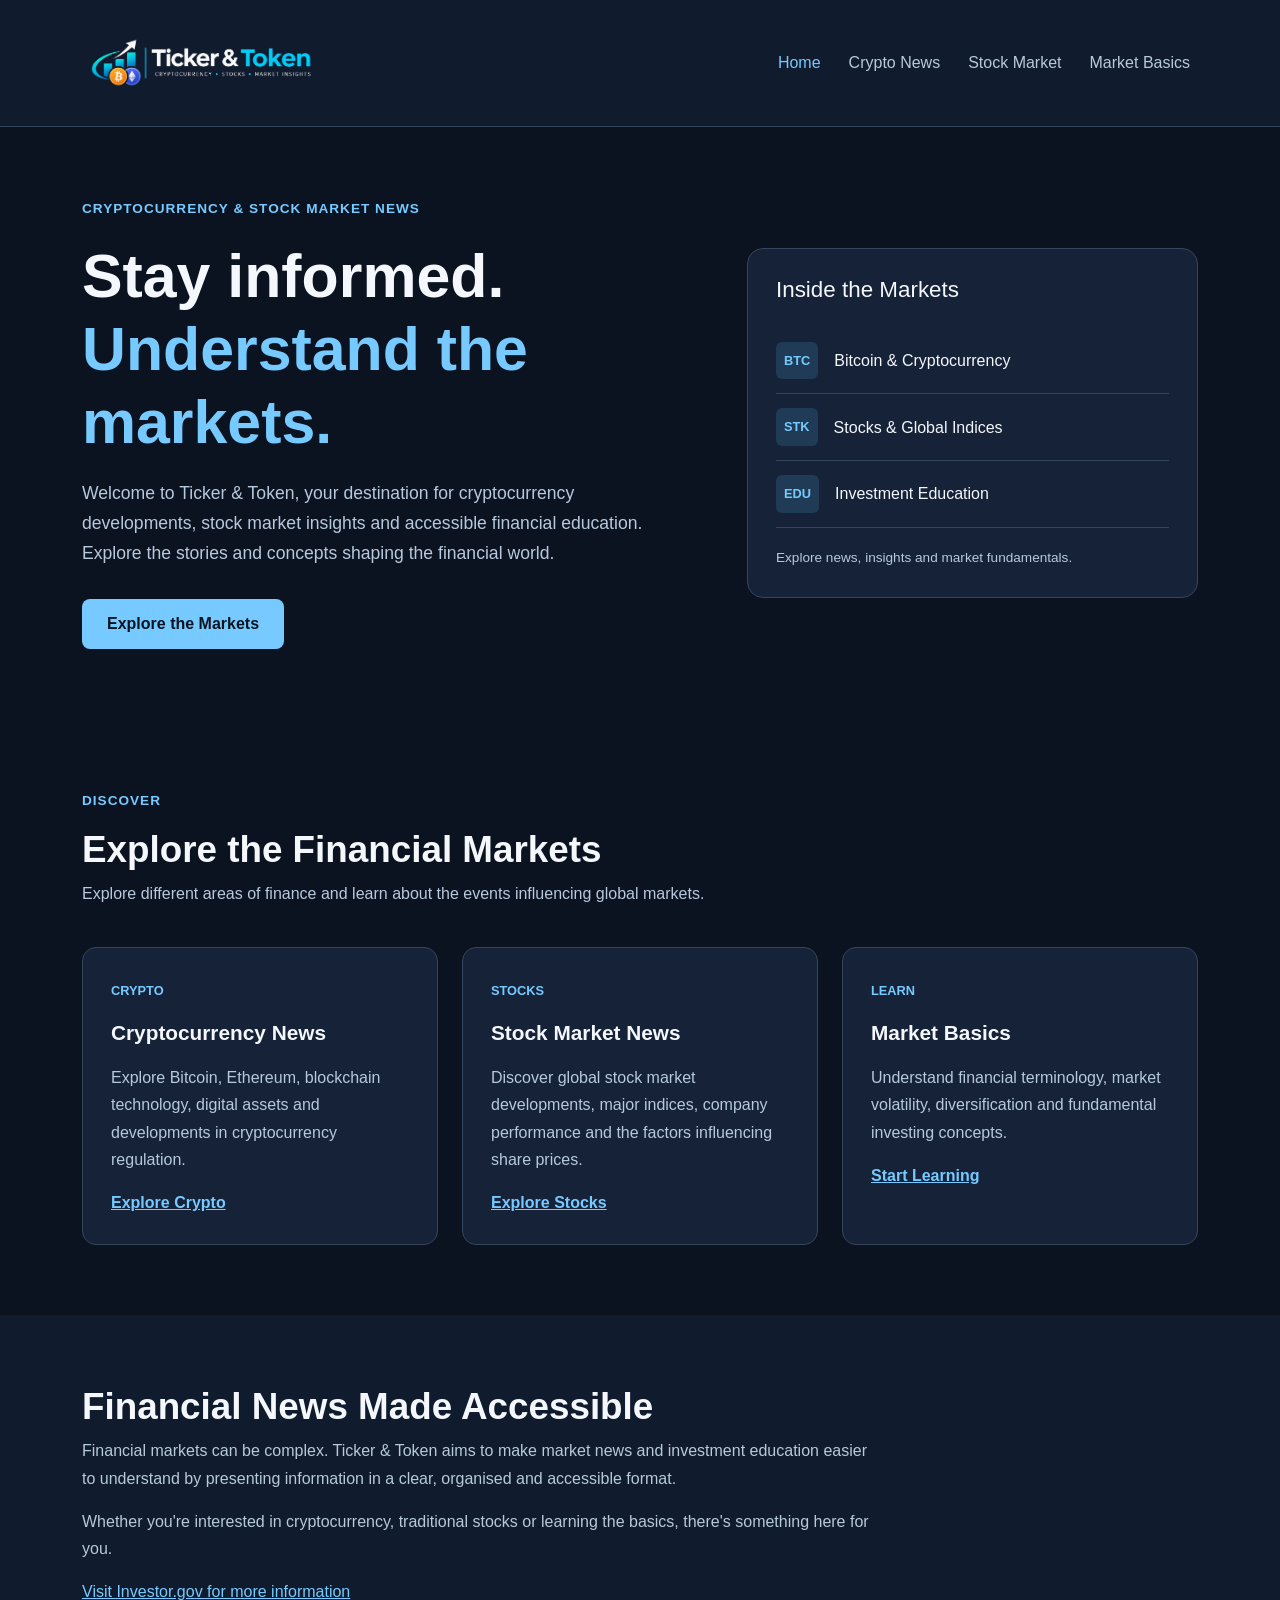
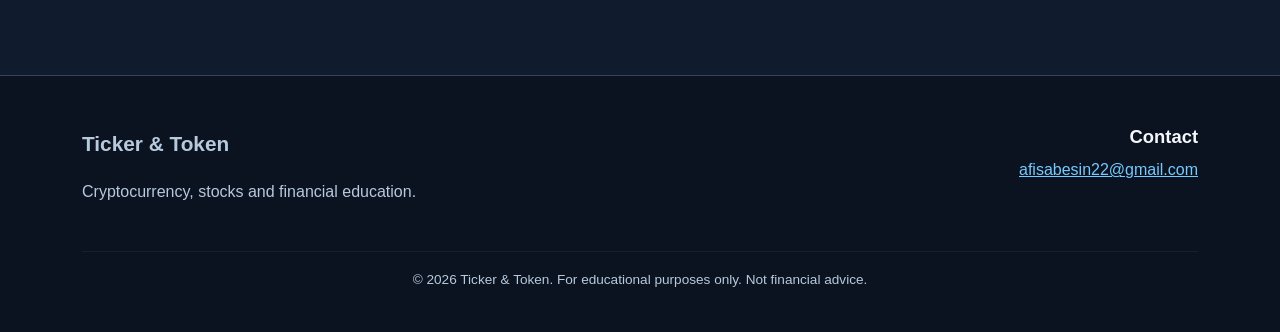
<file: index.html>
<!DOCTYPE html>
<html lang="en">

<head>
  <meta charset="UTF-8">
  <meta name="viewport"
        content="width=device-width, initial-scale=1.0">
  <meta name="description"
        content="Ticker & Token provides cryptocurrency news,
        stock market insights and beginner-friendly
        financial education.">

  <title>Home | Ticker & Token</title>

  <!-- Bootstrap CSS -->
  <link rel="stylesheet"
        href="https://cdn.jsdelivr.net/npm/bootstrap@5.3.9/dist/css/bootstrap.min.css">

  <!-- My external CSS stylesheet -->
  <link rel="stylesheet" href="css/style.css">
</head>

<body>

  <!-- Accessibility: skip directly to main content -->
  <a class="skip-link" href="#main-content">
    Skip to main content
  </a>

  <!-- Header and main navigation -->
  <header class="site-header">

    <nav class="navbar navbar-expand-lg navbar-dark"
         aria-label="Main navigation">

      <div class="container">

        <!-- Website logo -->
        
<a class="navbar-brand" href="index.html"
   aria-label="Ticker and Token homepage">
  <img src="images/logo.png"
       alt="Ticker and Token"
       class="site-logo">
</a>

        <!-- Mobile navigation toggle -->
        <button class="navbar-toggler" type="button"
                data-bs-toggle="collapse"
                data-bs-target="#mainNavigation"
                aria-controls="mainNavigation"
                aria-expanded="false"
                aria-label="Toggle navigation">
          <span class="navbar-toggler-icon"></span>
        </button>

        <!-- Navigation links -->
        <div class="collapse navbar-collapse"
             id="mainNavigation">

          <ul class="navbar-nav ms-auto">

            <li class="nav-item">
              <a class="nav-link active"
                 aria-current="page"
                 href="index.html">Home</a>
            </li>

            <li class="nav-item">
              <a class="nav-link"
                 href="crypto.html">Crypto News</a>
            </li>

            <li class="nav-item">
              <a class="nav-link"
                 href="stocks.html">Stock Market</a>
            </li>

            <li class="nav-item">
              <a class="nav-link"
                 href="learn.html">Market Basics</a>
            </li>

          </ul>
        </div>

      </div>
    </nav>

  </header>

  <!-- Main website content -->
  <main id="main-content">

    <!-- Hero section -->
    <section class="hero-section">

      <div class="container">

        <div class="row align-items-center g-4">

          <div class="col-lg-7">

            <p class="section-label">
              CRYPTOCURRENCY & STOCK MARKET NEWS
            </p>

            <h1>
              Stay informed.
              <span class="highlight-text">
                Understand the markets.
              </span>
            </h1>

            <p class="hero-description">
              Welcome to Ticker & Token, your destination
              for cryptocurrency developments, stock market
              insights and accessible financial education.
              Explore the stories and concepts shaping
              the financial world.
            </p>

            <a href="#explore" class="btn primary-btn">
              Explore the Markets
            </a>

          </div>

          <div class="col-lg-5">

            <aside class="hero-panel"
                   aria-label="Market topics overview">

              <h2>Inside the Markets</h2>

              <div class="market-row">
                <span>BTC</span>
                <p>Bitcoin & Cryptocurrency</p>
              </div>

              <div class="market-row">
                <span>STK</span>
                <p>Stocks & Global Indices</p>
              </div>

              <div class="market-row">
                <span>EDU</span>
                <p>Investment Education</p>
              </div>

              <p class="panel-note">
                Explore news, insights and market fundamentals.
              </p>

            </aside>

          </div>

        </div>
      </div>

    </section>

    <!-- Market category cards -->
    <section id="explore" class="content-section">

      <div class="container">

        <p class="section-label">DISCOVER</p>
        <h2>Explore the Financial Markets</h2>

        <p class="section-intro">
          Explore different areas of finance and learn
          about the events influencing global markets.
        </p>

        <div class="row g-4 mt-2">

          <!-- Cryptocurrency card -->
          <div class="col-md-6 col-lg-4">

            <article class="news-card">
              <span class="card-category">CRYPTO</span>

              <h3>Cryptocurrency News</h3>

              <p>
                Explore Bitcoin, Ethereum, blockchain
                technology, digital assets and developments
                in cryptocurrency regulation.
              </p>

              <a href="crypto.html">
                Explore Crypto
              </a>
            </article>

          </div>

          <!-- Stock market card -->
          <div class="col-md-6 col-lg-4">

            <article class="news-card">
              <span class="card-category">STOCKS</span>

              <h3>Stock Market News</h3>

              <p>
                Discover global stock market developments,
                major indices, company performance and
                the factors influencing share prices.
              </p>

              <a href="stocks.html">
                Explore Stocks
              </a>
            </article>

          </div>

          <!-- Learning resources card -->
          <div class="col-md-6 col-lg-4">

            <article class="news-card">
              <span class="card-category">LEARN</span>

              <h3>Market Basics</h3>

              <p>
                Understand financial terminology,
                market volatility, diversification
                and fundamental investing concepts.
              </p>

              <a href="learn.html">
                Start Learning
              </a>
            </article>

          </div>

        </div>

      </div>
    </section>

    <!-- About the website -->
    <section class="about-section">

      <div class="container">

        <h2>Financial News Made Accessible</h2>

        <p>
          Financial markets can be complex. Ticker & Token
          aims to make market news and investment education
          easier to understand by presenting information
          in a clear, organised and accessible format.
        </p>

        <p>
          Whether you're interested in cryptocurrency,
          traditional stocks or learning the basics,
          there's something here for you.
        </p>

        <a href="https://www.investor.gov/"
           target="_blank"
           rel="noopener noreferrer">
          Visit Investor.gov for more information
        </a>

      </div>

    </section>

  </main>

  <!-- Footer and contact information -->
  <footer class="site-footer">

    <div class="container">

      <div class="row g-3">

        <div class="col-md-6">
          <p class="footer-brand">Ticker & Token</p>
          <p>
            Cryptocurrency, stocks and financial education.
          </p>
        </div>

        <div class="col-md-6 footer-contact">
          <h2>Contact</h2>
          <a href="mailto:yourname@example.com">
            afisabesin22@gmail.com
          </a>
        </div>

      </div>

      <hr>

      <p class="footer-bottom">
        &copy; 2026 Ticker & Token.
        For educational purposes only.
        Not financial advice.
      </p>

    </div>

  </footer>

  <!-- Bootstrap JavaScript bundle -->
  <script src="https://cdn.jsdelivr.net/npm/bootstrap@5.3.9/dist/js/bootstrap.bundle.min.js"></script>

</body>
</html>
</file>
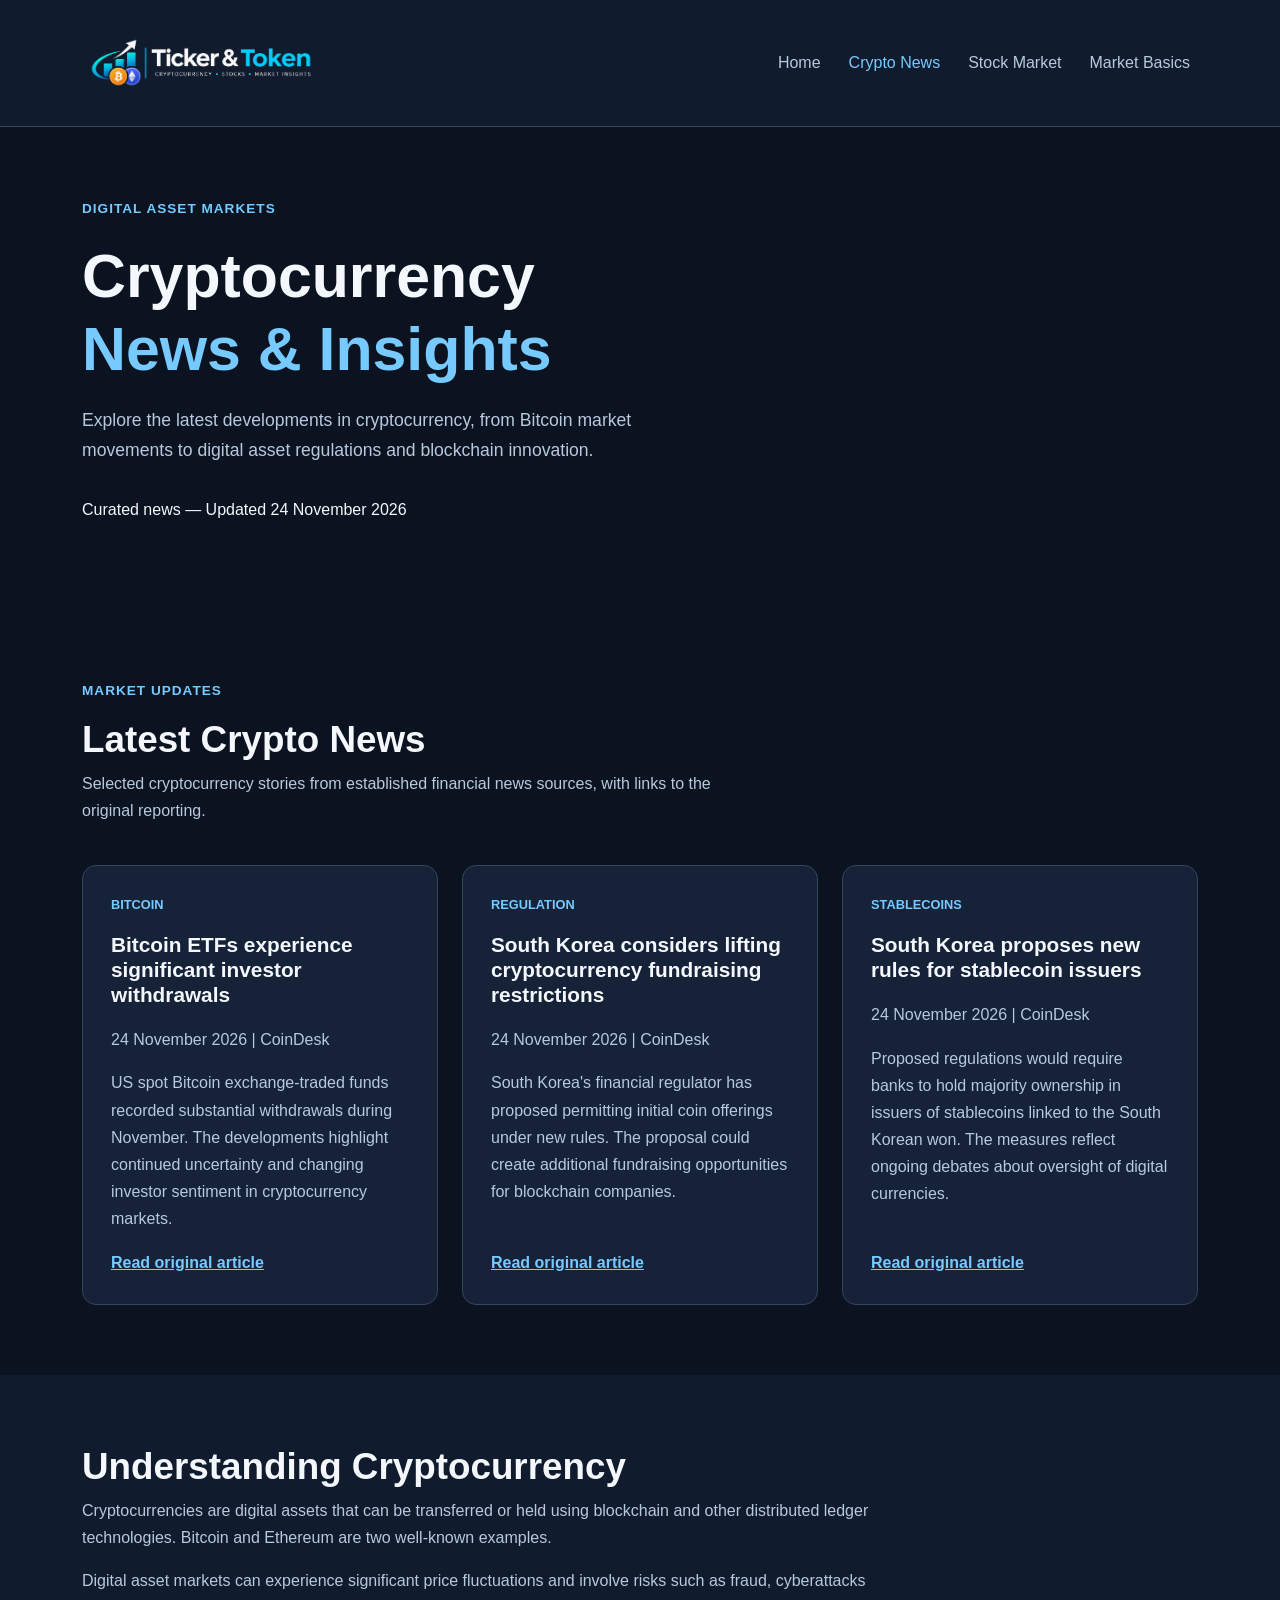
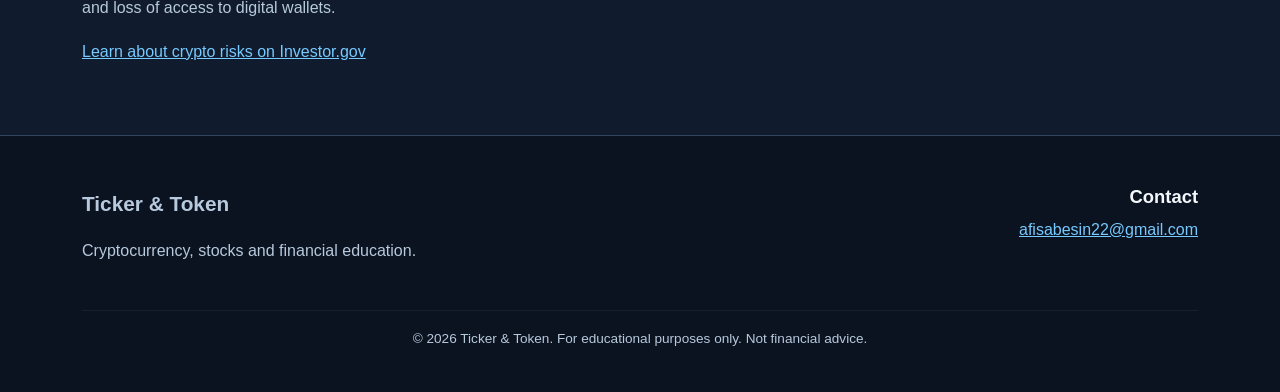
<file: crypto.html>
<!DOCTYPE html>
<html lang="en">

<head>
  <meta charset="UTF-8">
  <meta name="viewport"
        content="width=device-width, initial-scale=1.0">
  <meta name="description"
        content="Explore cryptocurrency news covering Bitcoin,
        Ethereum, regulation and digital asset markets.">

  <title>Crypto News | Ticker & Token</title>

  <!-- Bootstrap CSS -->
  <link rel="stylesheet"
        href="https://cdn.jsdelivr.net/npm/bootstrap@5.3.9/dist/css/bootstrap.min.css">

  <!-- External stylesheet -->
  <link rel="stylesheet" href="css/style.css">
</head>

<body>

  <a class="skip-link" href="#main-content">
    Skip to main content
  </a>

  <!-- Consistent website navigation -->
  <header class="site-header">
    <nav class="navbar navbar-expand-lg navbar-dark"
         aria-label="Main navigation">
      <div class="container">

<a class="navbar-brand" href="index.html"
   aria-label="Ticker and Token homepage">
  <img src="images/logo.png"
       alt="Ticker and Token"
       class="site-logo">
</a>


        <button class="navbar-toggler" type="button"
                data-bs-toggle="collapse"
                data-bs-target="#mainNavigation"
                aria-controls="mainNavigation"
                aria-expanded="false"
                aria-label="Toggle navigation">
          <span class="navbar-toggler-icon"></span>
        </button>

        <div class="collapse navbar-collapse"
             id="mainNavigation">
          <ul class="navbar-nav ms-auto">

            <li class="nav-item">
              <a class="nav-link"
                 href="index.html">Home</a>
            </li>

            <li class="nav-item">
              <a class="nav-link active"
                 aria-current="page"
                 href="crypto.html">Crypto News</a>
            </li>

            <li class="nav-item">
              <a class="nav-link"
                 href="stocks.html">Stock Market</a>
            </li>

            <li class="nav-item">
              <a class="nav-link"
                 href="learn.html">Market Basics</a>
            </li>

          </ul>
        </div>
      </div>
    </nav>
  </header>

  <main id="main-content">

    <!-- Cryptocurrency page introduction -->
    <section class="hero-section">
      <div class="container">

        <p class="section-label">DIGITAL ASSET MARKETS</p>

        <h1>
          Cryptocurrency
          <span class="highlight-text">News & Insights</span>
        </h1>

        <p class="hero-description">
          Explore the latest developments in cryptocurrency,
          from Bitcoin market movements to digital asset
          regulations and blockchain innovation.
        </p>

        <p class="update-note">
          Curated news — Updated 24 November 2026
        </p>

      </div>
    </section>

    <!-- Cryptocurrency news feed -->
    <section class="content-section"
             aria-labelledby="latest-news">

      <div class="container">

        <p class="section-label">MARKET UPDATES</p>
        <h2 id="latest-news">Latest Crypto News</h2>

        <p class="section-intro">
          Selected cryptocurrency stories from established
          financial news sources, with links to the
          original reporting.
        </p>

        <div class="row g-4 mt-2">

          <!-- Article 1: Bitcoin market -->
          <div class="col-md-6 col-lg-4">

            <article class="news-card d-flex flex-column">

              <span class="card-category">BITCOIN</span>

              <h3>
                Bitcoin ETFs experience significant
                investor withdrawals
              </h3>

              <p class="article-meta">
                <time datetime="2026-11-24">
                  24 November 2026
                </time>
                | CoinDesk
              </p>

              <p>
                US spot Bitcoin exchange-traded funds
                recorded substantial withdrawals during
                November. The developments highlight
                continued uncertainty and changing
                investor sentiment in cryptocurrency
                markets.
              </p>

              <a class="mt-auto"
                 href="https://www.coindesk.com/daybook-us/2026/11/24/bitcoin-drops-as-november-spot-etf-outflows-increase-to-record-usd4-71-billion"
                 target="_blank"
                 rel="noopener noreferrer">
                Read original article
              </a>

            </article>
          </div>

          <!-- Article 2: Cryptocurrency regulation -->
          <div class="col-md-6 col-lg-4">

            <article class="news-card d-flex flex-column">

              <span class="card-category">REGULATION</span>

              <h3>
                South Korea considers lifting
                cryptocurrency fundraising restrictions
              </h3>

              <p class="article-meta">
                <time datetime="2026-11-24">
                  24 November 2026
                </time>
                | CoinDesk
              </p>

              <p>
                South Korea's financial regulator has
                proposed permitting initial coin
                offerings under new rules. The proposal
                could create additional fundraising
                opportunities for blockchain companies.
              </p>

              <a class="mt-auto"
                 href="https://www.coindesk.com/policy/2026/11/24/south-korea-proposes-ending-2017-ico-ban-to-boost-jobs-and-onshore-crypto-investment"
                 target="_blank"
                 rel="noopener noreferrer">
                Read original article
              </a>

            </article>
          </div>

          <!-- Article 3: Stablecoins -->
          <div class="col-md-6 col-lg-4">

            <article class="news-card d-flex flex-column">

              <span class="card-category">STABLECOINS</span>

              <h3>
                South Korea proposes new rules
                for stablecoin issuers
              </h3>

              <p class="article-meta">
                <time datetime="2026-11-24">
                  24 November 2026
                </time>
                | CoinDesk
              </p>

              <p>
                Proposed regulations would require
                banks to hold majority ownership in
                issuers of stablecoins linked to the
                South Korean won. The measures reflect
                ongoing debates about oversight of
                digital currencies.
              </p>

              <a class="mt-auto"
                 href="https://www.coindesk.com/policy/2026/11/24/south-korea-regulator-backs-bank-controlled-stablecoins-after-months-of-dispute"
                 target="_blank"
                 rel="noopener noreferrer">
                Read original article
              </a>

            </article>
          </div>

        </div>
      </div>
    </section>

    <!-- Educational cryptocurrency content -->
    <section class="about-section"
             aria-labelledby="crypto-basics">

      <div class="container">

        <h2 id="crypto-basics">
          Understanding Cryptocurrency
        </h2>

        <p>
          Cryptocurrencies are digital assets that can
          be transferred or held using blockchain and
          other distributed ledger technologies.
          Bitcoin and Ethereum are two well-known
          examples.
        </p>

        <p>
          Digital asset markets can experience
          significant price fluctuations and involve
          risks such as fraud, cyberattacks and loss
          of access to digital wallets.
        </p>

        <a href="https://www.investor.gov/additional-resources/spotlight/crypto-assets"
           target="_blank"
           rel="noopener noreferrer">
          Learn about crypto risks on Investor.gov
        </a>

      </div>
    </section>

  </main>

  <!-- Footer -->
  <footer class="site-footer">

    <div class="container">

      <div class="row g-3">

        <div class="col-md-6">
          <p class="footer-brand">Ticker & Token</p>
          <p>
            Cryptocurrency, stocks and financial education.
          </p>
        </div>

        <div class="col-md-6 footer-contact">
          <h2>Contact</h2>
          <a href="mailto:yourname@example.com">
            afisabesin22@gmail.com
          </a>
        </div>

      </div>

      <hr>

      <p class="footer-bottom">
        &copy; 2026 Ticker & Token.
        For educational purposes only.
        Not financial advice.
      </p>

    </div>

  </footer>

  <!-- Bootstrap JavaScript -->
  <script src="https://cdn.jsdelivr.net/npm/bootstrap@5.3.9/dist/js/bootstrap.bundle.min.js"></script>

</body>
</html>
</file>
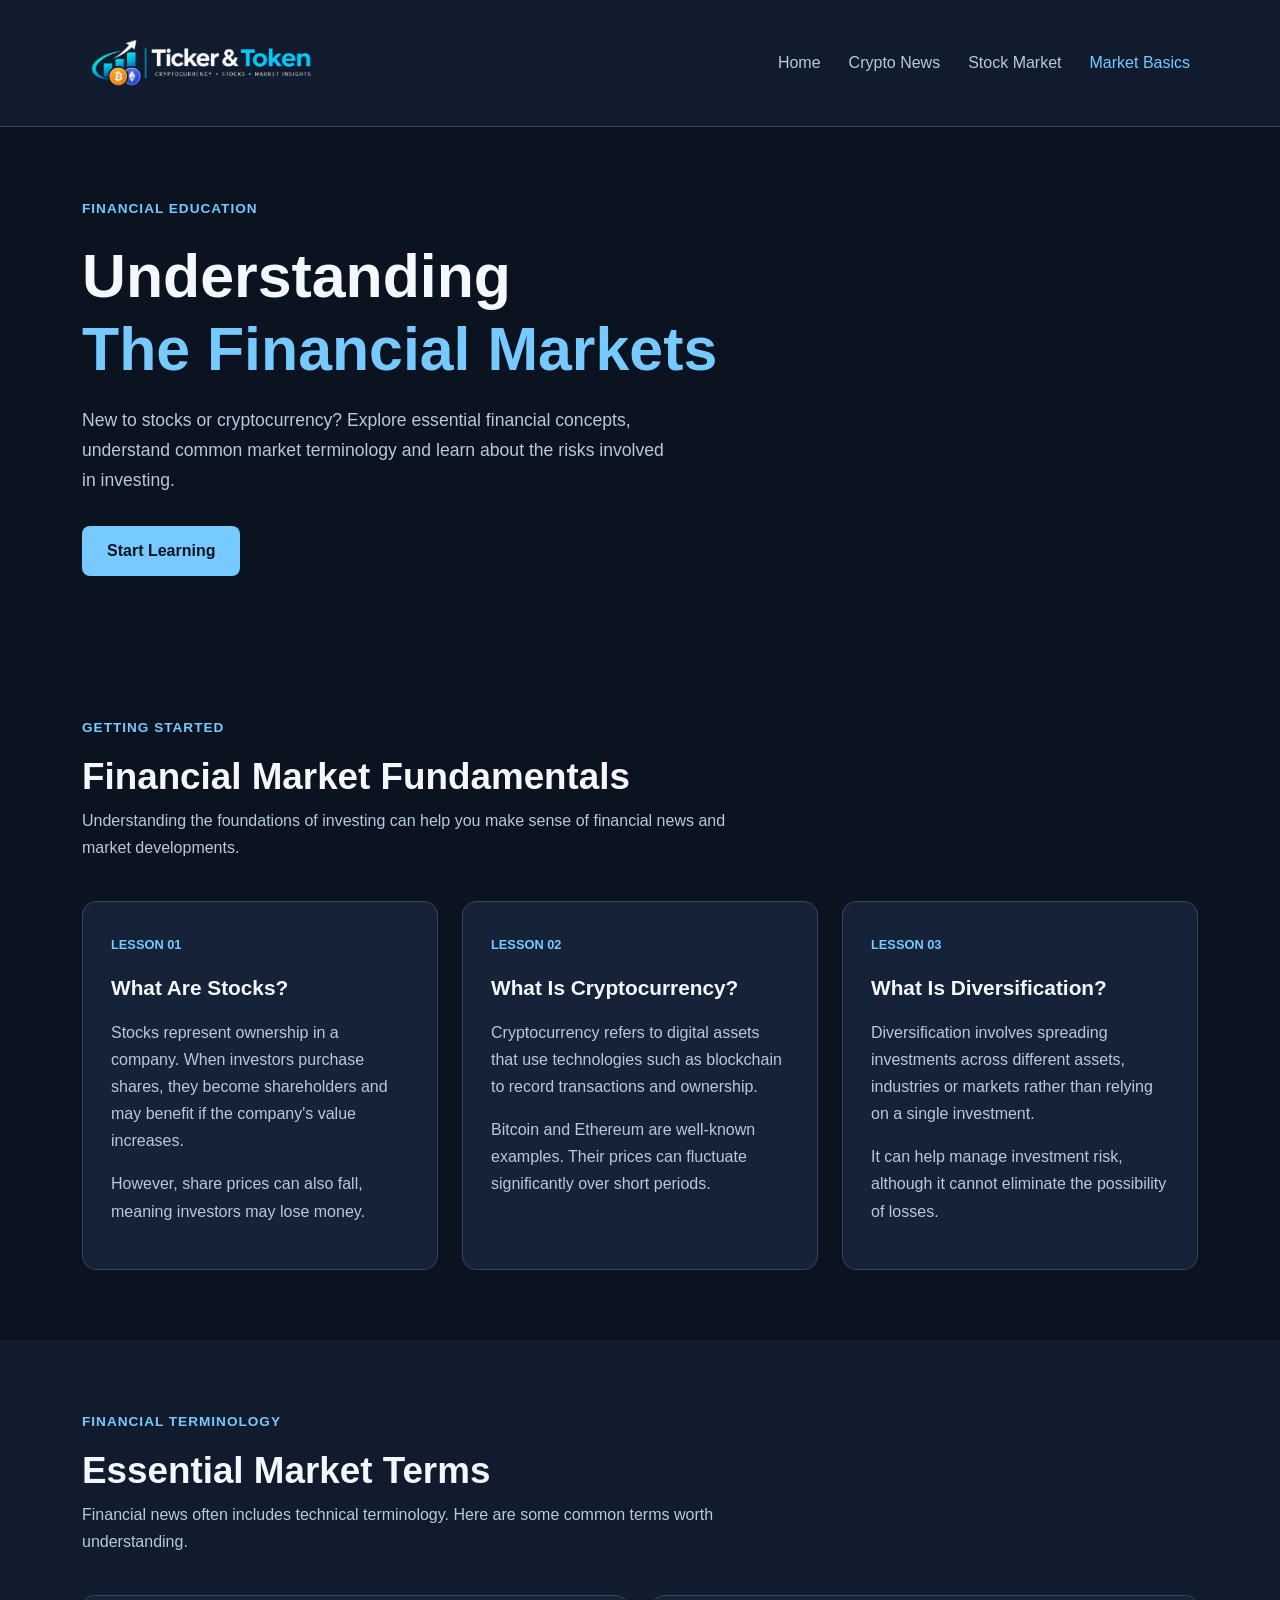
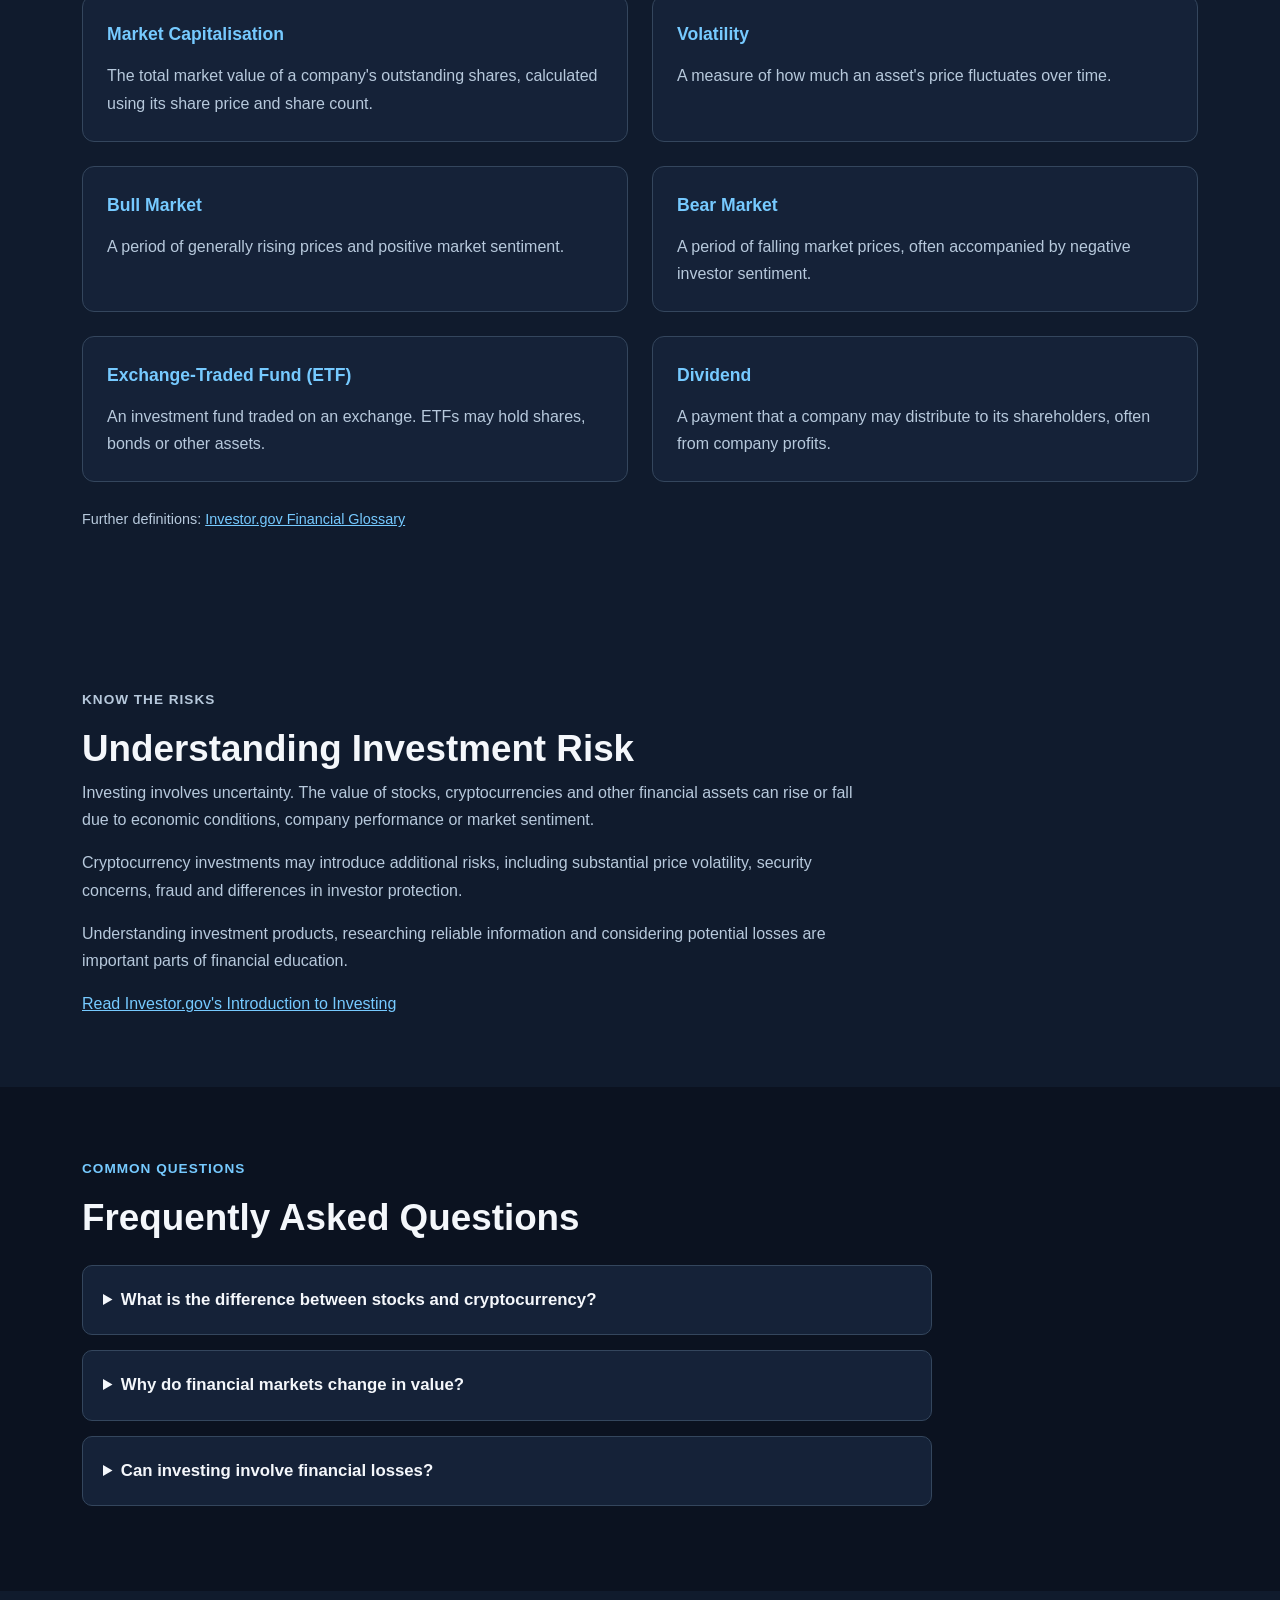
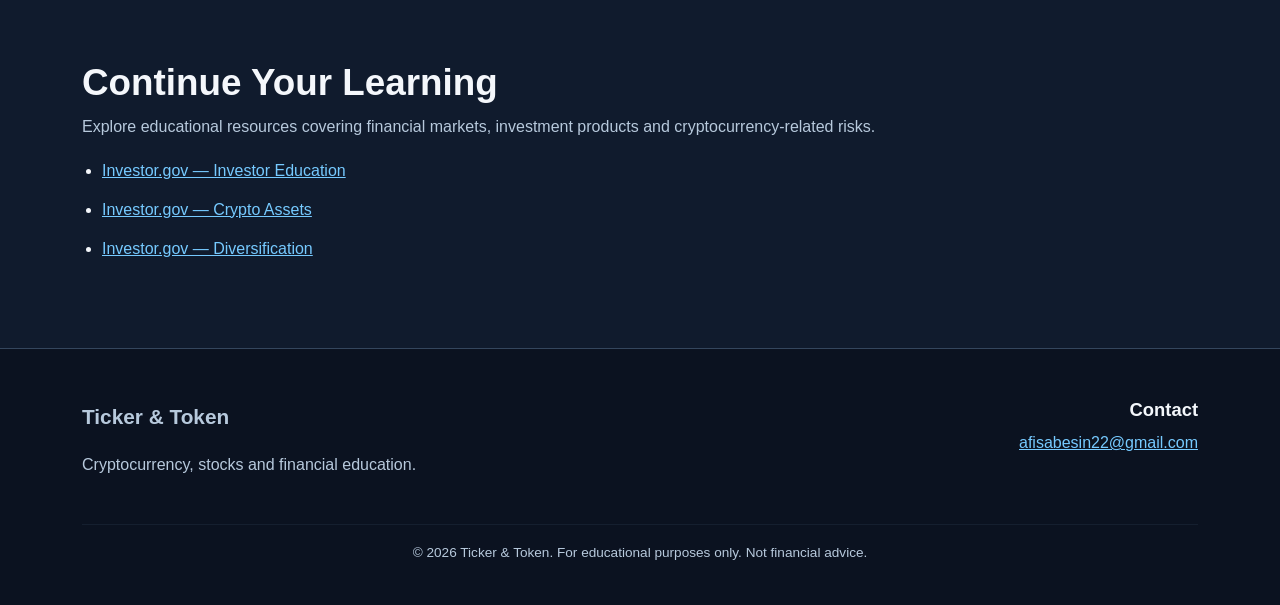
<file: learn.html>
<!DOCTYPE html>
<html lang="en">

<head>
  <meta charset="UTF-8">
  <meta name="viewport"
        content="width=device-width, initial-scale=1.0">
  <meta name="description"
        content="Learn the basics of stocks, cryptocurrency,
        investing, financial terminology and market risks.">

  <title>Market Basics | Ticker &amp; Token</title>

  <!-- Bootstrap CSS -->
  <link rel="stylesheet"
        href="https://cdn.jsdelivr.net/npm/bootstrap@5.3.9/dist/css/bootstrap.min.css">

  <!-- External stylesheet -->
  <link rel="stylesheet" href="css/style.css">
</head>

<body>

  <!-- Accessibility skip link -->
  <a class="skip-link" href="#main-content">
    Skip to main content
  </a>

  <!-- Consistent website navigation -->
  <header class="site-header">

    <nav class="navbar navbar-expand-lg navbar-dark"
         aria-label="Main navigation">

      <div class="container">

        
<a class="navbar-brand" href="index.html"
   aria-label="Ticker and Token homepage">
  <img src="images/logo.png"
       alt="Ticker and Token"
       class="site-logo">
</a>


        <button class="navbar-toggler" type="button"
                data-bs-toggle="collapse"
                data-bs-target="#mainNavigation"
                aria-controls="mainNavigation"
                aria-expanded="false"
                aria-label="Toggle navigation">
          <span class="navbar-toggler-icon"></span>
        </button>

        <div class="collapse navbar-collapse"
             id="mainNavigation">

          <ul class="navbar-nav ms-auto">

            <li class="nav-item">
              <a class="nav-link" href="index.html">
                Home
              </a>
            </li>

            <li class="nav-item">
              <a class="nav-link" href="crypto.html">
                Crypto News
              </a>
            </li>

            <li class="nav-item">
              <a class="nav-link" href="stocks.html">
                Stock Market
              </a>
            </li>

            <li class="nav-item">
              <a class="nav-link active"
                 aria-current="page"
                 href="learn.html">
                Market Basics
              </a>
            </li>

          </ul>
        </div>

      </div>
    </nav>

  </header>

  <main id="main-content">

    <!-- Educational page introduction -->
    <section class="hero-section">

      <div class="container">

        <p class="section-label">
          FINANCIAL EDUCATION
        </p>

        <h1>
          Understanding
          <span class="highlight-text">
            The Financial Markets
          </span>
        </h1>

        <p class="hero-description">
          New to stocks or cryptocurrency?
          Explore essential financial concepts,
          understand common market terminology
          and learn about the risks involved
          in investing.
        </p>

        <a href="#getting-started"
           class="btn primary-btn">
          Start Learning
        </a>

      </div>
    </section>

    <!-- Three financial education topics -->
    <section id="getting-started"
             class="content-section"
             aria-labelledby="basics-heading">

      <div class="container">

        <p class="section-label">GETTING STARTED</p>

        <h2 id="basics-heading">
          Financial Market Fundamentals
        </h2>

        <p class="section-intro">
          Understanding the foundations of investing
          can help you make sense of financial news
          and market developments.
        </p>

        <div class="row g-4 mt-2">

          <!-- Stocks explanation -->
          <div class="col-md-6 col-lg-4">

            <article class="news-card">

              <span class="card-category">
                LESSON 01
              </span>

              <h3>What Are Stocks?</h3>

              <p>
                Stocks represent ownership in a company.
                When investors purchase shares, they
                become shareholders and may benefit
                if the company's value increases.
              </p>

              <p>
                However, share prices can also fall,
                meaning investors may lose money.
              </p>

            </article>
          </div>

          <!-- Cryptocurrency explanation -->
          <div class="col-md-6 col-lg-4">

            <article class="news-card">

              <span class="card-category">
                LESSON 02
              </span>

              <h3>What Is Cryptocurrency?</h3>

              <p>
                Cryptocurrency refers to digital assets
                that use technologies such as blockchain
                to record transactions and ownership.
              </p>

              <p>
                Bitcoin and Ethereum are well-known
                examples. Their prices can fluctuate
                significantly over short periods.
              </p>

            </article>
          </div>

          <!-- Diversification explanation -->
          <div class="col-md-6 col-lg-4">

            <article class="news-card">

              <span class="card-category">
                LESSON 03
              </span>

              <h3>What Is Diversification?</h3>

              <p>
                Diversification involves spreading
                investments across different assets,
                industries or markets rather than
                relying on a single investment.
              </p>

              <p>
                It can help manage investment risk,
                although it cannot eliminate the
                possibility of losses.
              </p>

            </article>
          </div>

        </div>
      </div>
    </section>

    <!-- Financial terminology glossary -->
    <section class="content-section glossary-section"
             aria-labelledby="glossary-heading">

      <div class="container">

        <p class="section-label">FINANCIAL TERMINOLOGY</p>

        <h2 id="glossary-heading">
          Essential Market Terms
        </h2>

        <p class="section-intro">
          Financial news often includes technical
          terminology. Here are some common terms
          worth understanding.
        </p>

        <dl class="row g-4 mt-3">

          <div class="col-md-6">
            <div class="glossary-item">
              <dt>Market Capitalisation</dt>
              <dd>
                The total market value of a company's
                outstanding shares, calculated using
                its share price and share count.
              </dd>
            </div>
          </div>

          <div class="col-md-6">
            <div class="glossary-item">
              <dt>Volatility</dt>
              <dd>
                A measure of how much an asset's
                price fluctuates over time.
              </dd>
            </div>
          </div>

          <div class="col-md-6">
            <div class="glossary-item">
              <dt>Bull Market</dt>
              <dd>
                A period of generally rising prices
                and positive market sentiment.
              </dd>
            </div>
          </div>

          <div class="col-md-6">
            <div class="glossary-item">
              <dt>Bear Market</dt>
              <dd>
                A period of falling market prices,
                often accompanied by negative
                investor sentiment.
              </dd>
            </div>
          </div>

          <div class="col-md-6">
            <div class="glossary-item">
              <dt>Exchange-Traded Fund (ETF)</dt>
              <dd>
                An investment fund traded on an
                exchange. ETFs may hold shares,
                bonds or other assets.
              </dd>
            </div>
          </div>

          <div class="col-md-6">
            <div class="glossary-item">
              <dt>Dividend</dt>
              <dd>
                A payment that a company may
                distribute to its shareholders,
                often from company profits.
              </dd>
            </div>
          </div>

        </dl>

        <p class="glossary-source">
          Further definitions:
          <a href="https://www.investor.gov/introduction-investing/investing-basics/glossary"
             target="_blank"
             rel="noopener noreferrer">
            Investor.gov Financial Glossary
          </a>
        </p>

      </div>
    </section>

    <!-- Understanding investment risks -->
    <section class="about-section"
             aria-labelledby="risks-heading">

      <div class="container">

        <p class="section-label">
          KNOW THE RISKS
        </p>

        <h2 id="risks-heading">
          Understanding Investment Risk
        </h2>

        <p>
          Investing involves uncertainty. The value
          of stocks, cryptocurrencies and other
          financial assets can rise or fall due
          to economic conditions, company
          performance or market sentiment.
        </p>

        <p>
          Cryptocurrency investments may introduce
          additional risks, including substantial
          price volatility, security concerns,
          fraud and differences in investor protection.
        </p>

        <p>
          Understanding investment products,
          researching reliable information
          and considering potential losses are
          important parts of financial education.
        </p>

        <a href="https://www.investor.gov/introduction-investing"
           target="_blank"
           rel="noopener noreferrer">
          Read Investor.gov's Introduction to Investing
        </a>

      </div>
    </section>

    <!-- Frequently asked questions -->
    <section class="content-section"
             aria-labelledby="faq-heading">

      <div class="container">

        <p class="section-label">COMMON QUESTIONS</p>

        <h2 id="faq-heading">
          Frequently Asked Questions
        </h2>

        <div class="faq-container mt-4">

          <details class="faq-item">

            <summary>
              What is the difference between
              stocks and cryptocurrency?
            </summary>

            <p>
              Stocks represent ownership interests
              in companies. Cryptocurrencies are
              digital assets whose characteristics
              and associated rights vary by asset.
            </p>

          </details>

          <details class="faq-item">

            <summary>
              Why do financial markets change in value?
            </summary>

            <p>
              Prices change as buyers and sellers
              respond to economic developments,
              company announcements, supply,
              demand and investor expectations.
            </p>

          </details>

          <details class="faq-item">

            <summary>
              Can investing involve financial losses?
            </summary>

            <p>
              Yes. Investments can lose value,
              and some can result in the loss
              of the entire amount invested.
            </p>

          </details>

        </div>

      </div>
    </section>

    <!-- Further learning resources -->
    <section class="about-section"
             aria-labelledby="resources-heading">

      <div class="container">

        <h2 id="resources-heading">
          Continue Your Learning
        </h2>

        <p>
          Explore educational resources covering
          financial markets, investment products
          and cryptocurrency-related risks.
        </p>

        <ul class="resource-links">

          <li>
            <a href="https://www.investor.gov/"
               target="_blank"
               rel="noopener noreferrer">
              Investor.gov — Investor Education
            </a>
          </li>

          <li>
            <a href="https://www.investor.gov/additional-resources/spotlight/crypto-assets"
               target="_blank"
               rel="noopener noreferrer">
              Investor.gov — Crypto Assets
            </a>
          </li>

          <li>
            <a href="https://www.investor.gov/introduction-investing/getting-started/asset-allocation"
               target="_blank"
               rel="noopener noreferrer">
              Investor.gov — Diversification
            </a>
          </li>

        </ul>

      </div>
    </section>

  </main>

  <!-- Consistent website footer -->
  <footer class="site-footer">

    <div class="container">

      <div class="row g-3">

        <div class="col-md-6">
          <p class="footer-brand">
            Ticker &amp; Token
          </p>

          <p>
            Cryptocurrency, stocks and
            financial education.
          </p>
        </div>

        <div class="col-md-6 footer-contact">

          <h2>Contact</h2>

          <a href="mailto:yourname@example.com">
            afisabesin22@gmail.com
          </a>

        </div>

      </div>

      <hr>

      <p class="footer-bottom">
        &copy; 2026 Ticker &amp; Token.
        For educational purposes only.
        Not financial advice.
      </p>

    </div>

  </footer>

  <!-- Bootstrap JavaScript -->
  <script src="https://cdn.jsdelivr.net/npm/bootstrap@5.3.9/dist/js/bootstrap.bundle.min.js"></script>

</body>
</html>
</file>
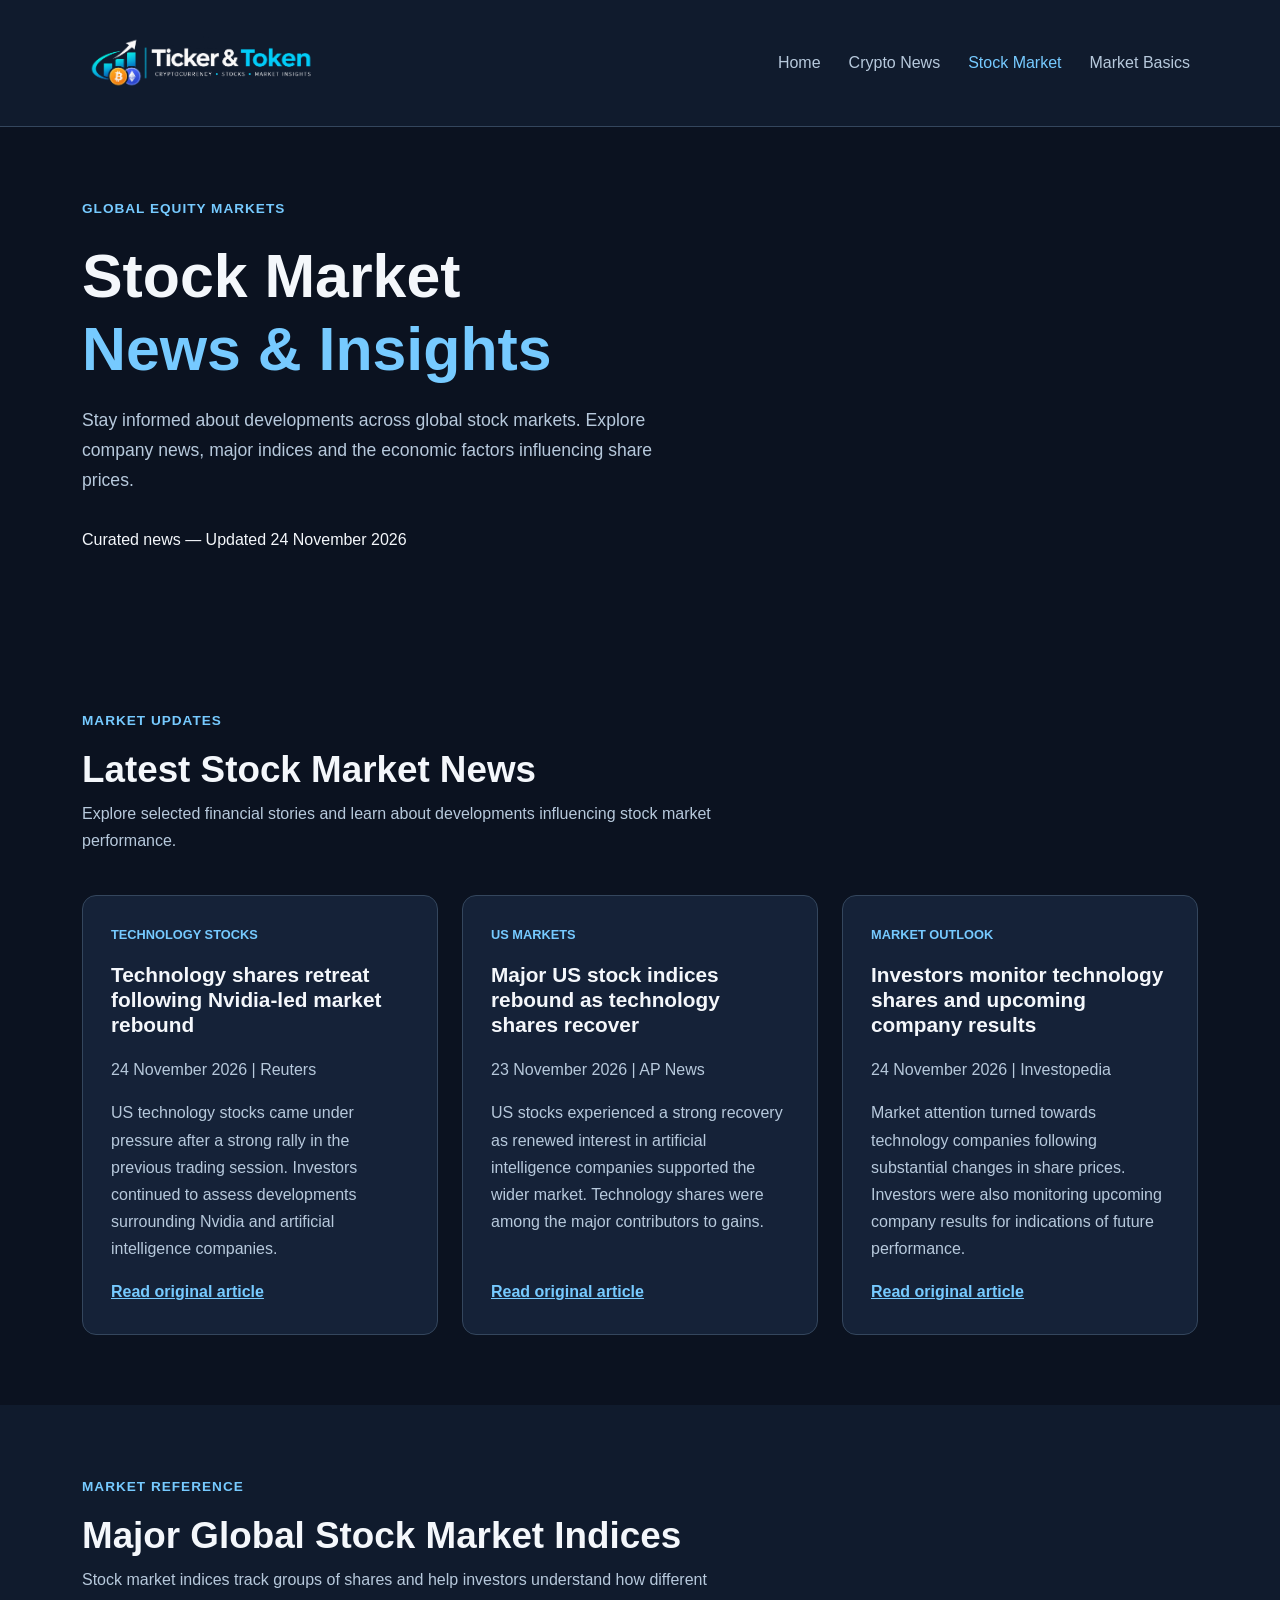
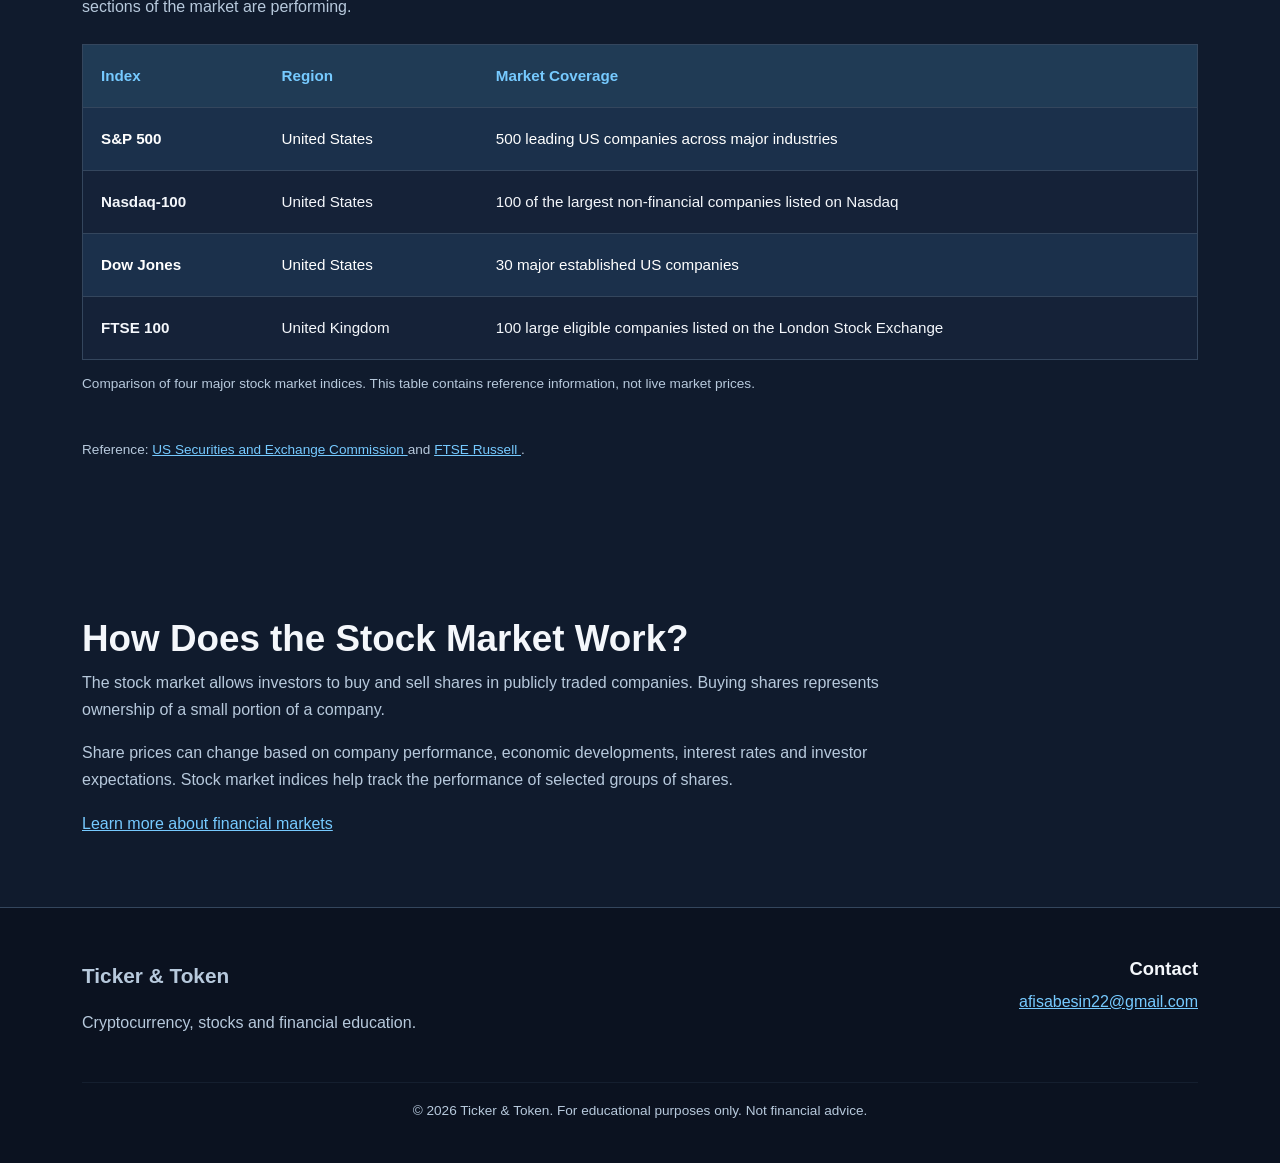
<file: stocks.html>
<!DOCTYPE html>
<html lang="en">

<head>
  <meta charset="UTF-8">
  <meta name="viewport"
        content="width=device-width, initial-scale=1.0">
  <meta name="description"
        content="Explore stock market news, company developments,
        global stock indices and beginner-friendly market insights.">

  <title>Stock Market News | Ticker & Token</title>

  <!-- Bootstrap CSS -->
  <link rel="stylesheet"
        href="https://cdn.jsdelivr.net/npm/bootstrap@5.3.9/dist/css/bootstrap.min.css">

  <!-- External CSS -->
  <link rel="stylesheet" href="css/style.css">
</head>

<body>

  <!-- Accessibility skip link -->
  <a class="skip-link" href="#main-content">
    Skip to main content
  </a>

  <!-- Header and navigation -->
  <header class="site-header">
    <nav class="navbar navbar-expand-lg navbar-dark"
         aria-label="Main navigation">

      <div class="container">

        <a class="navbar-brand" href="index.html"
           aria-label="Ticker and Token homepage">
          <img src="images/logo.png"
               alt="Ticker and Token"
               class="site-logo">
        </a>

        <button class="navbar-toggler" type="button"
                data-bs-toggle="collapse"
                data-bs-target="#mainNavigation"
                aria-controls="mainNavigation"
                aria-expanded="false"
                aria-label="Toggle navigation">
          <span class="navbar-toggler-icon"></span>
        </button>

        <div class="collapse navbar-collapse"
             id="mainNavigation">

          <ul class="navbar-nav ms-auto">
            <li class="nav-item">
              <a class="nav-link" href="index.html">Home</a>
            </li>

            <li class="nav-item">
              <a class="nav-link" href="crypto.html">
                Crypto News
              </a>
            </li>

            <li class="nav-item">
              <a class="nav-link active"
                 aria-current="page"
                 href="stocks.html">
                Stock Market
              </a>
            </li>

            <li class="nav-item">
              <a class="nav-link" href="learn.html">
                Market Basics
              </a>
            </li>
          </ul>

        </div>
      </div>
    </nav>
  </header>

  <main id="main-content">

    <!-- Stock market introduction -->
    <section class="hero-section">
      <div class="container">

        <p class="section-label">GLOBAL EQUITY MARKETS</p>

        <h1>
          Stock Market
          <span class="highlight-text">News & Insights</span>
        </h1>

        <p class="hero-description">
          Stay informed about developments across global
          stock markets. Explore company news, major indices
          and the economic factors influencing share prices.
        </p>

        <p class="update-note">
          Curated news — Updated 24 November 2026
        </p>

      </div>
    </section>

    <!-- Stock market news articles -->
    <section class="content-section"
             aria-labelledby="stock-news-heading">

      <div class="container">

        <p class="section-label">MARKET UPDATES</p>

        <h2 id="stock-news-heading">
          Latest Stock Market News
        </h2>

        <p class="section-intro">
          Explore selected financial stories and learn about
          developments influencing stock market performance.
        </p>

        <div class="row g-4 mt-2">

          <!-- Article 1 -->
          <div class="col-md-6 col-lg-4">
            <article class="news-card d-flex flex-column">

              <span class="card-category">
                TECHNOLOGY STOCKS
              </span>

              <h3>
                Technology shares retreat following
                Nvidia-led market rebound
              </h3>

              <p class="article-meta">
                <time datetime="2026-11-24">
                  24 November 2026
                </time>
                | Reuters
              </p>

              <p>
                US technology stocks came under pressure
                after a strong rally in the previous trading
                session. Investors continued to assess
                developments surrounding Nvidia and
                artificial intelligence companies.
              </p>

              <a class="mt-auto"
                 href="https://www.reuters.com/world/china/global-markets-global-markets-2026-11-24/"
                 target="_blank"
                 rel="noopener noreferrer">
                Read original article
              </a>

            </article>
          </div>

          <!-- Article 2 -->
          <div class="col-md-6 col-lg-4">
            <article class="news-card d-flex flex-column">

              <span class="card-category">
                US MARKETS
              </span>

              <h3>
                Major US stock indices rebound
                as technology shares recover
              </h3>

              <p class="article-meta">
                <time datetime="2026-11-23">
                  23 November 2026
                </time>
                | AP News
              </p>

              <p>
                US stocks experienced a strong recovery
                as renewed interest in artificial
                intelligence companies supported the
                wider market. Technology shares were
                among the major contributors to gains.
              </p>

              <a class="mt-auto"
                 href="https://apnews.com/article/fcdf1bad36b4f81c90cbb0f33a2c5704"
                 target="_blank"
                 rel="noopener noreferrer">
                Read original article
              </a>

            </article>
          </div>

          <!-- Article 3 -->
          <div class="col-md-6 col-lg-4">
            <article class="news-card d-flex flex-column">

              <span class="card-category">
                MARKET OUTLOOK
              </span>

              <h3>
                Investors monitor technology shares
                and upcoming company results
              </h3>

              <p class="article-meta">
                <time datetime="2026-11-24">
                  24 November 2026
                </time>
                | Investopedia
              </p>

              <p>
                Market attention turned towards technology
                companies following substantial changes
                in share prices. Investors were also
                monitoring upcoming company results
                for indications of future performance.
              </p>

              <a class="mt-auto"
                 href="https://www.investopedia.com/5-things-to-know-stock-market-november-24-2026-12274196"
                 target="_blank"
                 rel="noopener noreferrer">
                Read original article
              </a>

            </article>
          </div>

        </div>
      </div>
    </section>

    <!-- Main stock market indices table -->
    <section class="content-section stock-table-section"
             aria-labelledby="indices-heading">

      <div class="container">

        <p class="section-label">MARKET REFERENCE</p>

        <h2 id="indices-heading">
          Major Global Stock Market Indices
        </h2>

        <p class="section-intro">
          Stock market indices track groups of shares
          and help investors understand how different
          sections of the market are performing.
        </p>

        <!-- Bootstrap responsive table container -->
        <div class="table-responsive mt-4">

          <table class="table table-dark table-striped
                        table-hover market-table">

            <caption>
              Comparison of four major stock market indices.
              This table contains reference information,
              not live market prices.
            </caption>

            <thead>
              <tr>
                <th scope="col">Index</th>
                <th scope="col">Region</th>
                <th scope="col">Market Coverage</th>
              </tr>
            </thead>

            <tbody>

              <tr>
                <th scope="row">S&P 500</th>
                <td>United States</td>
                <td>
                  500 leading US companies across
                  major industries
                </td>
              </tr>

              <tr>
                <th scope="row">Nasdaq-100</th>
                <td>United States</td>
                <td>
                  100 of the largest non-financial
                  companies listed on Nasdaq
                </td>
              </tr>

              <tr>
                <th scope="row">Dow Jones</th>
                <td>United States</td>
                <td>
                  30 major established US companies
                </td>
              </tr>

              <tr>
                <th scope="row">FTSE 100</th>
                <td>United Kingdom</td>
                <td>
                  100 large eligible companies listed
                  on the London Stock Exchange
                </td>
              </tr>

            </tbody>
          </table>

        </div>

        <p class="table-source">
          Reference:
          <a href="https://www.sec.gov/answers/indices.htm"
             target="_blank"
             rel="noopener noreferrer">
            US Securities and Exchange Commission
          </a>
          and
          <a href="https://www.lseg.com/en/ftse-russell/indices/uk"
             target="_blank"
             rel="noopener noreferrer">
            FTSE Russell
          </a>.
        </p>

      </div>
    </section>

    <!-- Educational section -->
    <section class="about-section"
             aria-labelledby="stocks-explained">

      <div class="container">

        <h2 id="stocks-explained">
          How Does the Stock Market Work?
        </h2>

        <p>
          The stock market allows investors to buy and
          sell shares in publicly traded companies.
          Buying shares represents ownership of a
          small portion of a company.
        </p>

        <p>
          Share prices can change based on company
          performance, economic developments,
          interest rates and investor expectations.
          Stock market indices help track the
          performance of selected groups of shares.
        </p>

        <a href="learn.html">
          Learn more about financial markets
        </a>

      </div>
    </section>

  </main>

  <!-- Consistent footer -->
  <footer class="site-footer">
    <div class="container">

      <div class="row g-3">

        <div class="col-md-6">
          <p class="footer-brand">Ticker & Token</p>
          <p>
            Cryptocurrency, stocks and financial education.
          </p>
        </div>

        <div class="col-md-6 footer-contact">
          <h2>Contact</h2>

          <a href="mailto:yourname@example.com">
            afisabesin22@gmail.com
          </a>
        </div>

      </div>

      <hr>

      <p class="footer-bottom">
        &copy; 2026 Ticker & Token.
        For educational purposes only.
        Not financial advice.
      </p>

    </div>
  </footer>

  <!-- Bootstrap JS -->
  <script src="https://cdn.jsdelivr.net/npm/bootstrap@5.3.9/dist/js/bootstrap.bundle.min.js"></script>

</body>
</html>
</file>
<file: css/style.css>
/* =====================================
   TICKER & TOKEN
   External stylesheet
   ===================================== */

/* Website colour palette */
:root {
  --background: #0b1220;
  --surface: #152238;
  --accent: #76caff;
  --text: #f4f7fb;
  --muted: #b7c9dc;
  --border: #34465d;
}

/* General page styling */
body {
  margin: 0;
  background-color: var(--background);
  color: var(--text);
  font-family: Arial, Helvetica, sans-serif;
  font-size: 16px;
  line-height: 1.7;
}

a {
  color: var(--accent);
}

a:hover {
  color: #ffffff;
}

a:focus-visible,
button:focus-visible {
  outline: 3px solid var(--accent);
  outline-offset: 3px;
}

/* Accessibility skip link */
.skip-link {
  position: absolute;
  left: 10px;
  top: -80px;
  padding: 10px;
  background: white;
  color: #000;
  z-index: 1000;
}

.skip-link:focus {
  top: 10px;
}

/* Header and navigation */
.site-header {
  background-color: #101b2d;
  border-bottom: 1px solid var(--border);
}

.navbar {
  padding-top: 18px;
  padding-bottom: 18px;
}

.navbar-brand {
  font-size: 1.3rem;
  font-weight: 700;
  color: white;
  white-space: normal;
}

.brand-symbol {
  display: inline-block;
  background-color: var(--accent);
  color: #081421;
  padding: 5px 9px;
  border-radius: 6px;
  margin-right: 8px;
  font-size: 0.9rem;
}

.brand-accent {
  color: var(--accent);
}

.navbar .nav-link {
  color: var(--muted);
  font-weight: 500;
  margin-left: 12px;
}

.navbar .nav-link:hover,
.navbar .nav-link.active {
  color: var(--accent);
}

/* Hero section */
.hero-section {
  padding: 70px 0;
}

.section-label {
  color: var(--accent);
  font-size: 0.85rem;
  font-weight: 700;
  letter-spacing: 1px;
}

.hero-section h1 {
  font-size: clamp(2.1rem, 5vw, 3.8rem);
  line-height: 1.2;
  font-weight: 800;
  margin: 20px 0;
}

.highlight-text {
  display: block;
  color: var(--accent);
}

.hero-description {
  color: var(--muted);
  font-size: 1.1rem;
  max-width: 600px;
  margin-bottom: 30px;
}

.primary-btn {
  background-color: var(--accent);
  color: #081421;
  font-weight: 700;
  border-radius: 8px;
  padding: 12px 24px;
}

.primary-btn:hover {
  background-color: #ffffff;
  color: #081421;
}

/* Hero information panel */
.hero-panel {
  background-color: var(--surface);
  border: 1px solid var(--border);
  border-radius: 16px;
  padding: 28px;
}

.hero-panel h2 {
  font-size: 1.4rem;
  margin-bottom: 24px;
}

.market-row {
  display: flex;
  align-items: center;
  gap: 16px;
  padding: 14px 0;
  border-bottom: 1px solid var(--border);
}

.market-row span {
  background: #203b55;
  color: var(--accent);
  font-size: 0.8rem;
  font-weight: 700;
  padding: 8px;
  border-radius: 6px;
}

.market-row p {
  margin: 0;
}

.panel-note {
  color: var(--muted);
  font-size: 0.85rem;
  margin-top: 18px;
  margin-bottom: 0;
}

/* Main content sections */
.content-section {
  padding: 70px 0;
}

.content-section h2,
.about-section h2 {
  font-size: clamp(1.7rem, 4vw, 2.3rem);
  font-weight: 700;
}

.section-intro {
  color: var(--muted);
  max-width: 650px;
}

/* Financial news cards */
.news-card {
  background-color: var(--surface);
  border: 1px solid var(--border);
  border-radius: 14px;
  padding: 28px;
  height: 100%;
  transition: transform 0.3s ease,
              border-color 0.3s ease;
}

.news-card:hover,
.news-card:focus-within {
  transform: translateY(-5px);
  border-color: var(--accent);
}

.card-category {
  color: var(--accent);
  font-size: 0.8rem;
  font-weight: 700;
}

.news-card h3 {
  font-size: 1.3rem;
  font-weight: 700;
  margin: 18px 0;
}

.news-card p {
  color: var(--muted);
}

.news-card a {
  font-weight: 700;
  text-decoration: underline;
}

/* About section */
.about-section {
  background-color: #101b2d;
  padding: 70px 0;
}

.about-section p {
  color: var(--muted);
  max-width: 800px;
}

/* Footer */
.site-footer {
  padding: 50px 0 25px;
  border-top: 1px solid var(--border);
}

.footer-brand {
  color: white;
  font-size: 1.3rem;
  font-weight: 700;
}

.site-footer p {
  color: var(--muted);
}

.footer-contact h2 {
  font-size: 1.15rem;
  font-weight: 700;
}

.site-footer hr {
  border-color: var(--border);
  margin-top: 30px;
}

.footer-bottom {
  font-size: 0.85rem;
  text-align: center;
}

/* Tablet and desktop layout adjustments */
@media (min-width: 768px) {
  .footer-contact {
    text-align: right;
  }
}

/* Small mobile screens */
@media (max-width: 575px) {
  .hero-section,
  .content-section,
  .about-section {
    padding: 45px 0;
  }

  .hero-panel,
  .news-card {
    padding: 22px;
  }

  .navbar-brand {
    font-size: 1.05rem;
  }
}

/* Respect reduced motion preferences */
@media (prefers-reduced-motion: reduce) {
  .news-card {
    transition: none;
  }

  .news-card:hover,
  .news-card:focus-within {
    transform: none;
  }
}

/* =====================================
   STOCK MARKET PAGE
   ===================================== */

.stock-table-section {
  background-color: #101b2d;
}

.market-table {
  --bs-table-bg: var(--surface);
  --bs-table-striped-bg: #1b304b;
  --bs-table-hover-bg: #24405c;
  --bs-table-color: var(--text);
  --bs-table-border-color: var(--border);

  border: 1px solid var(--border);
  font-size: 0.95rem;
}

.market-table thead th {
  background-color: #203b55;
  color: var(--accent);
  padding: 18px;
}

.market-table tbody td,
.market-table tbody th {
  padding: 18px;
  vertical-align: middle;
}

.market-table caption {
  caption-side: bottom;
  color: var(--muted);
  font-size: 0.85rem;
  padding: 12px 0;
}

.table-source {
  color: var(--muted);
  font-size: 0.85rem;
  margin-top: 15px;
}

@media (max-width: 575px) {
  .market-table {
    font-size: 0.85rem;
  }

  .market-table tbody td,
  .market-table tbody th,
  .market-table thead th {
    padding: 12px;
  }
}


/* =====================================
   MARKET BASICS PAGE
   ===================================== */

/* Financial glossary section */

.glossary-section {
  background-color: #101b2d;
}

.glossary-item {
  background-color: var(--surface);
  border: 1px solid var(--border);
  border-radius: 12px;
  padding: 24px;
  height: 100%;
}

.glossary-item dt {
  color: var(--accent);
  font-size: 1.1rem;
  font-weight: 700;
  margin-bottom: 12px;
}

.glossary-item dd {
  color: var(--muted);
  margin-bottom: 0;
}

.glossary-source {
  color: var(--muted);
  margin-top: 25px;
  font-size: 0.9rem;
}

/* Frequently asked questions */

.faq-container {
  max-width: 850px;
}

.faq-item {
  background-color: var(--surface);
  border: 1px solid var(--border);
  border-radius: 10px;
  padding: 20px;
  margin-bottom: 15px;
}

.faq-item summary {
  color: var(--text);
  font-size: 1.05rem;
  font-weight: 700;
  cursor: pointer;
}

.faq-item summary:hover {
  color: var(--accent);
}

.faq-item summary:focus-visible {
  outline: 3px solid var(--accent);
  outline-offset: 4px;
}

.faq-item p {
  color: var(--muted);
  margin-top: 15px;
  margin-bottom: 0;
}

/* Educational resource links */

.resource-links {
  padding-left: 20px;
}

.resource-links li {
  margin-bottom: 12px;
}

.resource-links a {
  color: var(--accent);
  text-decoration: underline;
}

/* Mobile adjustments */

@media (max-width: 575px) {
  .glossary-item {
    padding: 20px;
  }

  .faq-item {
    padding: 16px;
  }
}


/* Website logo */

.site-logo {
  display: block;
  width: 240px;
  max-width: 100%;
  height: auto;
}

.navbar-brand {
  display: flex;
  align-items: center;
  margin-right: 12px;
}

/* Mobile logo size */
@media (max-width: 575px) {
  .site-logo {
    width: 170px;
  }
}
</file>
